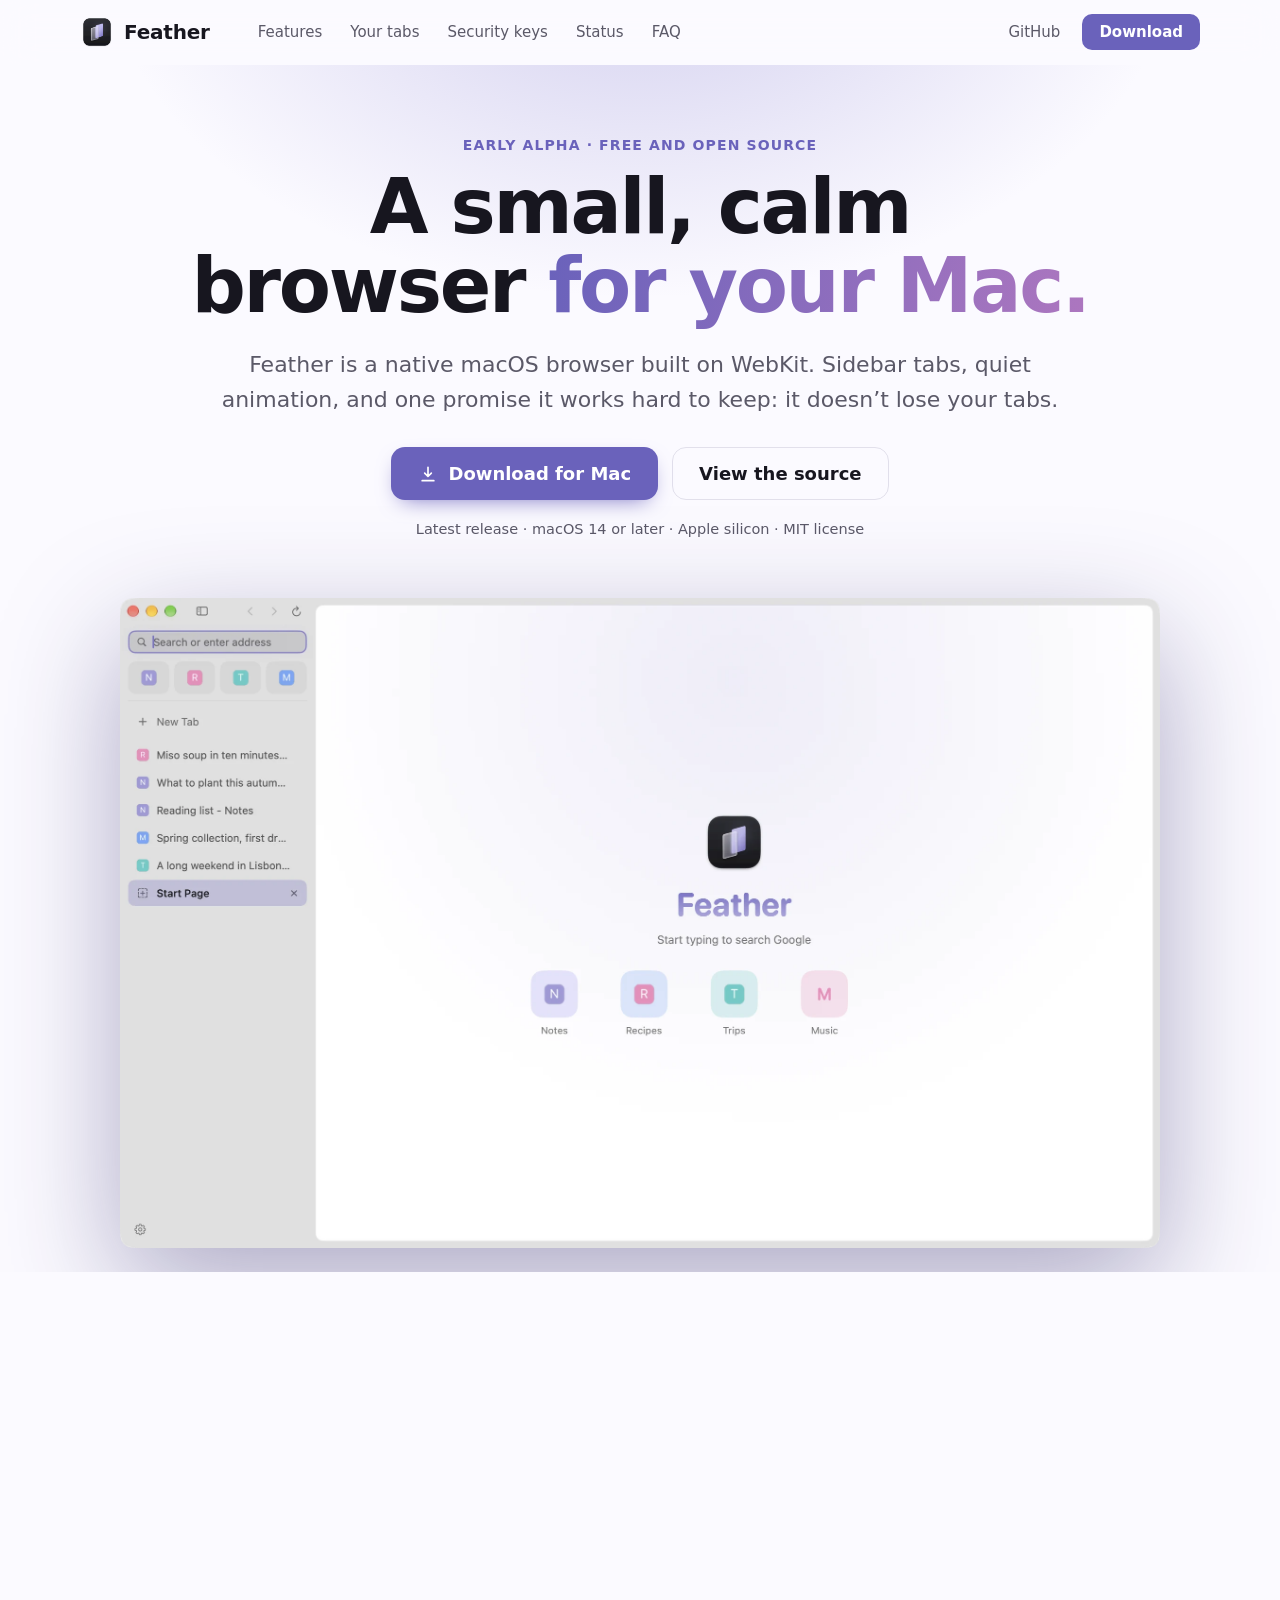
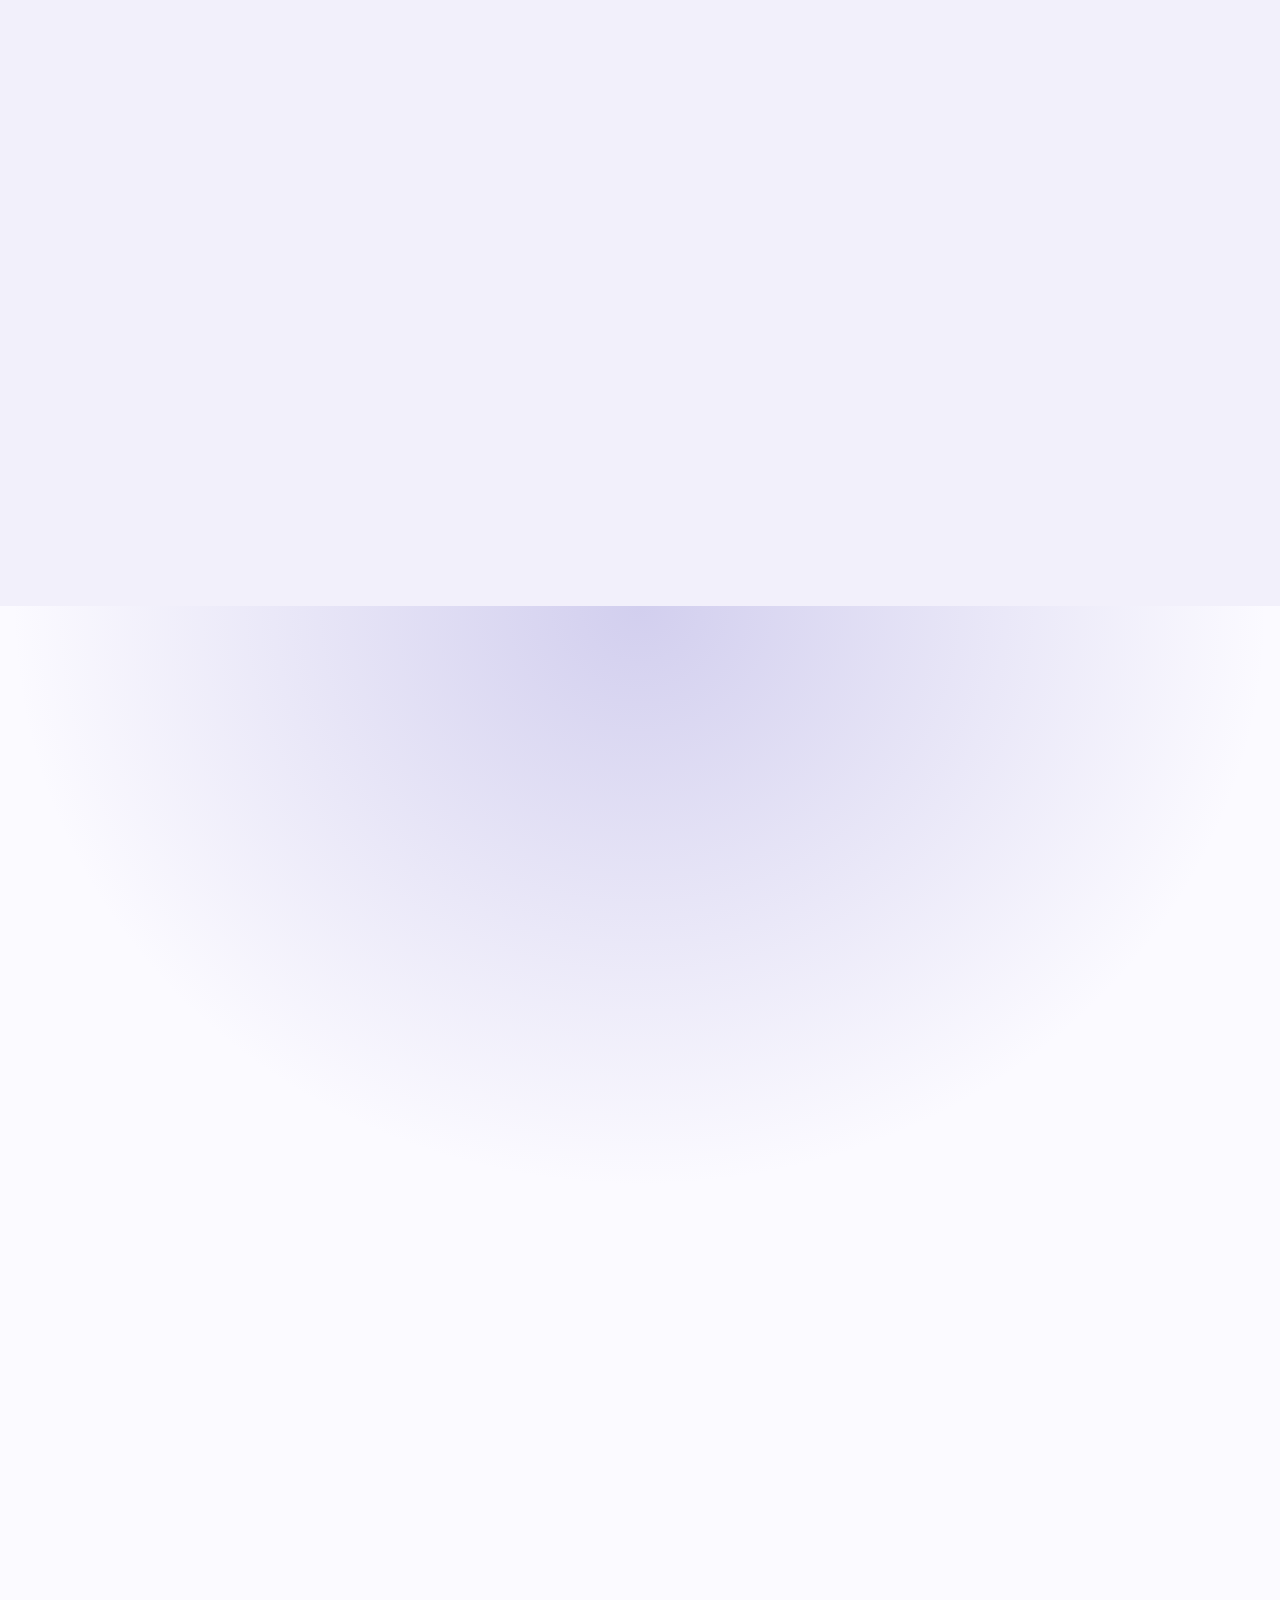
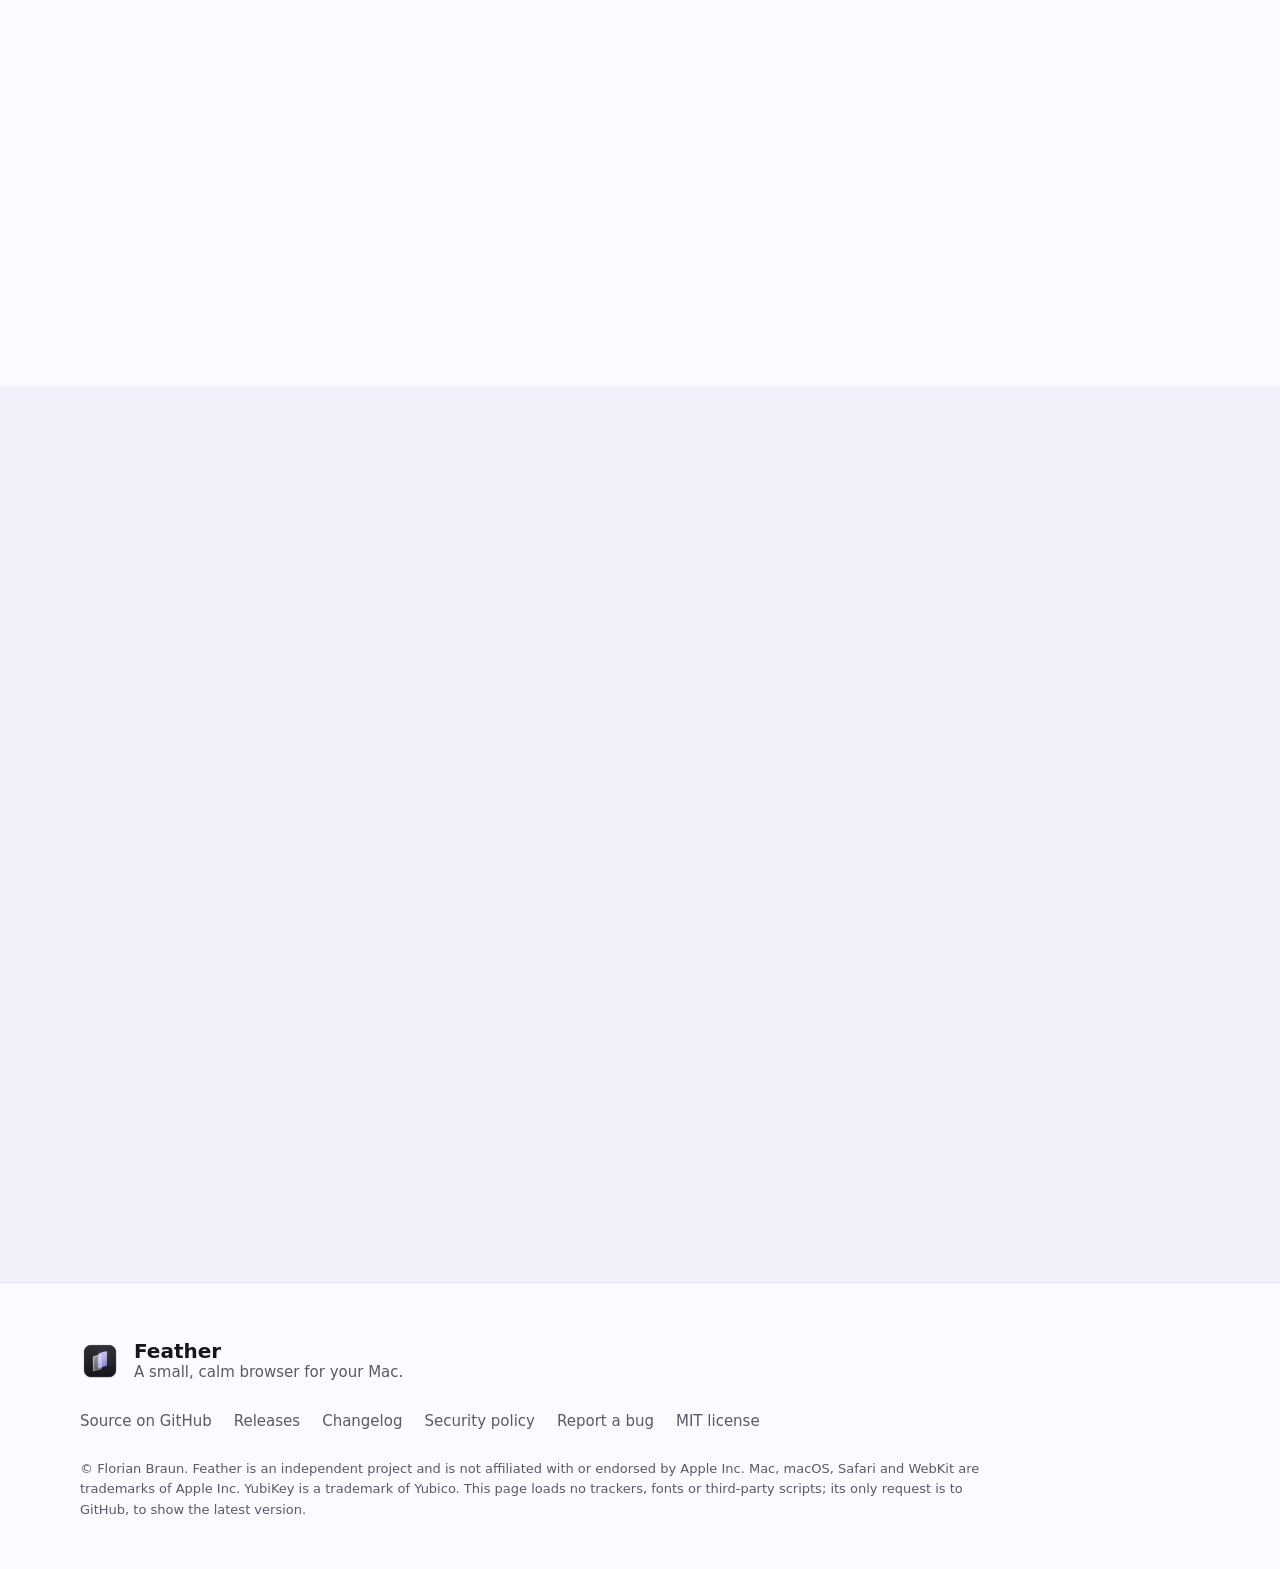
<file: site/index.html>
<!doctype html>
<html lang="en">
<head>
<meta charset="utf-8">
<meta name="viewport" content="width=device-width, initial-scale=1">
<title>Feather: a small, calm browser for your Mac</title>
<meta name="description" content="Feather is a free, open-source macOS browser built on WebKit, with sidebar tabs, tab groups, pinned tabs, USB security key support, and sessions designed never to lose your tabs. Early alpha.">
<meta http-equiv="Content-Security-Policy" content="default-src 'none'; img-src 'self'; style-src 'self'; script-src 'self'; connect-src https://api.github.com; base-uri 'none'; form-action 'none'">
<meta name="color-scheme" content="dark light">
<meta name="theme-color" content="#121216" media="(prefers-color-scheme: dark)">
<meta name="theme-color" content="#fbfaff" media="(prefers-color-scheme: light)">
<link rel="canonical" href="https://feather.braunf.com/">
<link rel="icon" type="image/png" sizes="32x32" href="assets/favicon-32.png">
<link rel="apple-touch-icon" href="assets/apple-touch-icon.png">
<meta property="og:type" content="website">
<meta property="og:title" content="Feather: a small, calm browser for your Mac">
<meta property="og:description" content="Sidebar tabs, quiet animation, and sessions built never to lose your tabs. Free and open source. Early alpha for macOS 14+ on Apple silicon.">
<meta property="og:url" content="https://feather.braunf.com/">
<meta property="og:image" content="https://feather.braunf.com/assets/og-image.png">
<meta property="og:image:width" content="1200">
<meta property="og:image:height" content="630">
<meta name="twitter:card" content="summary_large_image">
<link rel="stylesheet" href="style.css">
<script src="boot.js"></script>
<script src="app.js" defer></script>
</head>
<body>
<a class="skip" href="#main">Skip to content</a>

<header class="top" id="top">
  <div class="wrap bar">
    <a class="brand" href="#top" aria-label="Feather, back to top">
      <img src="assets/icon-512.png" width="34" height="34" alt="">
      <span>Feather</span>
    </a>
    <nav aria-label="Main">
      <a href="#features">Features</a>
      <a href="#safety">Your tabs</a>
      <a href="#keys">Security keys</a>
      <a href="#status">Status</a>
      <a href="#faq">FAQ</a>
    </nav>
    <div class="bar-actions">
      <a class="ghost" href="https://github.com/lumenworksco/-Feather" rel="noopener">GitHub</a>
      <a class="btn small" href="#download">Download</a>
    </div>
  </div>
</header>

<main id="main">

<section class="hero">
  <div class="wrap">
    <p class="eyebrow reveal">Early alpha &middot; free and open source</p>
    <h1 class="reveal">A small, calm browser <span class="grad">for your Mac.</span></h1>
    <p class="lead reveal">Feather is a native macOS browser built on WebKit. Sidebar tabs, quiet animation, and one promise it works hard to keep: it doesn&rsquo;t lose your tabs.</p>
    <div class="cta reveal">
      <a class="btn big" href="https://github.com/lumenworksco/-Feather/releases/latest" data-dl rel="noopener">
        <svg viewBox="0 0 24 24" aria-hidden="true"><path d="M12 4v11m0 0-4-4m4 4 4-4M5 20h14"/></svg>
        <span data-dl-label>Download for Mac</span>
      </a>
      <a class="btn big quiet" href="https://github.com/lumenworksco/-Feather" rel="noopener">View the source</a>
    </div>
    <p class="meta reveal"><span data-version>Latest release</span> &middot; macOS 14 or later &middot; Apple silicon &middot; MIT license</p>

    <figure class="shot reveal">
      <picture>
        <source media="(prefers-color-scheme: dark)" srcset="assets/app-dark.webp">
        <img src="assets/app-light.webp" width="2200" height="1375" alt="The Feather window: a sidebar with a row of pinned tabs and a list of open tabs, and the start page showing the Feather icon and four bookmarks.">
      </picture>
    </figure>
  </div>
</section>

<section class="pillars wrap" aria-label="What Feather is about">
  <article class="pillar reveal">
    <div class="ico"><svg viewBox="0 0 24 24" aria-hidden="true"><path d="M12 3 5 6v5c0 4.5 3 8 7 10 4-2 7-5.5 7-10V6l-7-3Z"/><path d="m9 12 2 2 4-4"/></svg></div>
    <h2>It keeps your tabs</h2>
    <p>Quit, crash, force quit: your tabs, pins and history are saved within a fraction of a second, written safely, and backed up. They are there when you come back.</p>
  </article>
  <article class="pillar reveal">
    <div class="ico"><svg viewBox="0 0 24 24" aria-hidden="true"><path d="M12 3v4M12 17v4M3 12h4M17 12h4M6 6l2.5 2.5M15.5 15.5 18 18M18 6l-2.5 2.5M8.5 15.5 6 18"/></svg></div>
    <h2>Memory-conscious by design</h2>
    <p>Tabs you haven&rsquo;t looked at in a while are unloaded and reload when you return, never while playing media, using the camera, or holding text you haven&rsquo;t sent. <span class="soft">No benchmarks yet, so no claims.</span></p>
  </article>
  <article class="pillar reveal">
    <div class="ico"><svg viewBox="0 0 24 24" aria-hidden="true"><rect x="4" y="10" width="16" height="10" rx="3"/><path d="M8 10V7a4 4 0 0 1 8 0v3"/></svg></div>
    <h2>Native and private</h2>
    <p>Swift and SwiftUI on Apple&rsquo;s own WebKit. No accounts, no analytics, no telemetry, no third-party code. It runs inside the macOS App Sandbox.</p>
  </article>
</section>

<section class="section" id="features">
  <div class="wrap">
    <h2 class="section-title reveal">Everything you need, nothing in the way</h2>
    <p class="section-sub reveal">A focused set of features, done carefully.</p>
    <div class="grid">
      <article class="card reveal">
        <div class="ico"><svg viewBox="0 0 24 24" aria-hidden="true"><rect x="3" y="4" width="18" height="16" rx="3"/><path d="M9 4v16"/></svg></div>
        <h3>Sidebar and pinned tabs</h3>
        <p>Tabs live in a sidebar. Pinned tabs sit in an icon grid at the top: drag a tab onto it to pin, drag to reorder, drag back to unpin.</p>
      </article>
      <article class="card reveal">
        <div class="ico"><svg viewBox="0 0 24 24" aria-hidden="true"><rect x="3" y="4" width="18" height="6" rx="2"/><path d="M7 14h14M7 18h14M3 14h.01M3 18h.01"/></svg></div>
        <h3>Tab groups</h3>
        <p>Named, colored groups you can drag around. Folding a group unloads its tabs to free memory, and idle groups can fold by themselves.</p>
      </article>
      <article class="card reveal">
        <div class="ico"><svg viewBox="0 0 24 24" aria-hidden="true"><circle cx="11" cy="11" r="6"/><path d="m20 20-4.5-4.5"/></svg></div>
        <h3>Search tabs</h3>
        <p>Press <kbd>&#8679;&#8984;A</kbd> and type: jump to an open tab, a bookmark or a page from your history.</p>
      </article>
      <article class="card reveal">
        <div class="ico"><svg viewBox="0 0 24 24" aria-hidden="true"><rect x="3" y="5" width="8" height="14" rx="2"/><rect x="13" y="5" width="8" height="14" rx="2"/></svg></div>
        <h3>Split view</h3>
        <p>Two pages side by side in one window. Click a page to make it the active one.</p>
      </article>
      <article class="card reveal">
        <div class="ico"><svg viewBox="0 0 24 24" aria-hidden="true"><rect x="5" y="11" width="14" height="9" rx="2"/><path d="M8 11V8a4 4 0 0 1 8 0v3"/></svg></div>
        <h3>Secure by default</h3>
        <p>Pages open over https when they can, and Feather asks before camera or microphone use and remembers your answers, which you can review in Settings.</p>
      </article>
      <article class="card reveal">
        <div class="ico"><svg viewBox="0 0 24 24" aria-hidden="true"><path d="M4 9v6h4l5 4V5L8 9H4Z"/><path d="M16.5 9a4 4 0 0 1 0 6"/></svg></div>
        <h3>Sound and blocking</h3>
        <p>A speaker on tabs that play sound, to mute with a click. A short built-in list blocks well-known ad and tracking requests; it is not a full ad blocker.</p>
      </article>
      <article class="card reveal">
        <div class="ico"><svg viewBox="0 0 24 24" aria-hidden="true"><rect x="3" y="7" width="18" height="10" rx="5"/><circle cx="8.5" cy="12" r="1.6"/><path d="M13 12h4"/></svg></div>
        <h3>One address bar</h3>
        <p>URLs and searches in one place. It takes focus on every new tab, and a click selects the whole address so you can just type.</p>
      </article>
      <article class="card reveal">
        <div class="ico"><svg viewBox="0 0 24 24" aria-hidden="true"><path d="M20 11a8 8 0 1 0-2.3 5.7"/><path d="M20 5v6h-6"/></svg></div>
        <h3>Crash-safe sessions</h3>
        <p>Rolling backups, quarantine for damaged files, and <em>History &gt; Restore Previous Session</em> to undo a mistaken mass-close.</p>
      </article>
      <article class="card reveal">
        <div class="ico"><svg viewBox="0 0 24 24" aria-hidden="true"><circle cx="8" cy="15" r="3.5"/><path d="m10.5 12.5 9.5-9.5M16 7l2.5 2.5M13.5 9.5 15 11"/></svg></div>
        <h3>USB security keys</h3>
        <p>Sign in and register with a YubiKey or other FIDO2 key, PIN included. Apple doesn&rsquo;t offer this to third-party browsers, so Feather speaks to the key itself.</p>
      </article>
      <article class="card reveal">
        <div class="ico"><svg viewBox="0 0 24 24" aria-hidden="true"><path d="M12 4v11m0 0-4-4m4 4 4-4M5 20h14"/></svg></div>
        <h3>Updates inside the app</h3>
        <p>Feather finds new versions, verifies the owner&rsquo;s signature, and installs with one click, then reopens with your tabs. Nothing happens without your click.</p>
      </article>
      <article class="card reveal">
        <div class="ico"><svg viewBox="0 0 24 24" aria-hidden="true"><circle cx="12" cy="12" r="4"/><path d="M12 3v2M12 19v2M3 12h2M19 12h2M5.6 5.6 7 7M17 17l1.4 1.4M18.4 5.6 17 7M7 17l-1.4 1.4"/></svg></div>
        <h3>Quiet, considered motion</h3>
        <p>Animations that respond to what you do, in light and dark. They switch off with macOS <em>Reduce Motion</em>.</p>
      </article>
      <article class="card reveal">
        <div class="ico"><svg viewBox="0 0 24 24" aria-hidden="true"><path d="m5 13 4 4L19 7"/></svg></div>
        <h3>The everyday basics</h3>
        <p>Bookmarks, local-only history, downloads, find in page, per-site zoom, printing, file upload, and camera, microphone and location prompts.</p>
      </article>
      <article class="card reveal">
        <div class="ico"><svg viewBox="0 0 24 24" aria-hidden="true"><circle cx="12" cy="12" r="9"/><path d="M3 12h18M12 3c3 3.2 3 14.8 0 18M12 3c-3 3.2-3 14.8 0 18"/></svg></div>
        <h3>Default-browser ready</h3>
        <p>Make Feather your default browser and links from other apps open in it. It opens local HTML files too.</p>
      </article>
    </div>
  </div>
</section>

<section class="section alt" id="safety">
  <div class="wrap split">
    <div>
      <p class="eyebrow reveal">The one thing it is serious about</p>
      <h2 class="section-title left reveal">Your tabs are not lost.</h2>
      <p class="section-sub left reveal">Browsers crash, Macs restart, batteries die. Feather is built around the idea that what you had open should still be there afterwards.</p>
      <ul class="ticks reveal">
        <li><strong>Saved almost instantly.</strong> Within about a quarter of a second of any change, and again on quit, sleep and shutdown.</li>
        <li><strong>Written safely.</strong> Each save goes to a temporary file, is forced to disk, read back and compared, and only then renamed into place.</li>
        <li><strong>Always a way back.</strong> The previous save is kept, backups roll every ten minutes and before a sudden drop in tab count.</li>
        <li><strong>Nothing unreadable is ever overwritten.</strong> A damaged file is set aside, Feather restores from the last good copy, and it tells you.</li>
        <li><strong>One bad tab costs one tab.</strong> A problem with a single entry never takes the rest down with it.</li>
      </ul>
    </div>
    <aside class="note reveal">
      <h3>Tested, and where the limits are</h3>
      <p>Tested by force-quitting, quitting, damaging the session files in a dozen different ways, and restoring copies of a real session.</p>
      <p>Not saved: text you typed into a web form but didn&rsquo;t send, and a page&rsquo;s JavaScript state. Not tested: a power cut in the middle of a save.</p>
    </aside>
  </div>
</section>

<section class="section" id="keys">
  <div class="wrap split flip">
    <figure class="keyshot reveal">
      <img src="assets/securitykey.webp" width="672" height="343" alt="Feather&rsquo;s security key sheet: a key icon, the words Insert your security key, the site that is asking, and a Cancel button.">
    </figure>
    <div>
      <p class="eyebrow reveal">Sign-in</p>
      <h2 class="section-title left reveal">Your YubiKey works here.</h2>
      <p class="section-sub left reveal">WebKit doesn&rsquo;t offer security keys to third-party browsers without an Apple entitlement. Feather talks to USB FIDO2 keys directly instead, and always shows which site is asking.</p>
      <ul class="ticks reveal">
        <li>Register and sign in with a USB security key, with or without a PIN.</li>
        <li>The site&rsquo;s identity is checked against the page&rsquo;s real address and the Public Suffix List, and only secure pages can ask.</li>
        <li>Wrong PINs are never retried for you, and the sheet shows how many attempts are left.</li>
      </ul>
      <p class="fine reveal">Tested with a real YubiKey (firmware 5.7.4), results verified by Yubico&rsquo;s python-fido2. iCloud passkeys, Touch ID, and NFC or Bluetooth keys are not supported; they need an Apple program Feather isn&rsquo;t part of.</p>
    </div>
  </div>
</section>

<section class="section alt" id="status">
  <div class="wrap">
    <h2 class="section-title reveal">An honest early alpha</h2>
    <p class="section-sub reveal">Feather is made by one person and tested on one Mac. Here is where it stands.</p>
    <div class="trio">
      <article class="panel good reveal">
        <h3>Works today</h3>
        <ul>
          <li>Daily browsing with sidebar, pinned tabs and tab groups</li>
          <li>Crash-safe sessions and backups</li>
          <li>USB security keys, with PIN</li>
          <li>Signed in-app updates</li>
          <li>Bookmarks and history windows, downloads list, find, zoom, print</li>
          <li>Dark and light, with considered motion</li>
        </ul>
      </article>
      <article class="panel reveal">
        <h3>Not built yet</h3>
        <ul>
          <li>Password manager and AutoFill</li>
          <li>Extensions</li>
          <li>A full ad blocker (a short tracker list is built in)</li>
          <li>Private browsing</li>
          <li>Sync, multiple windows</li>
          <li>Intel Macs (Apple silicon only)</li>
        </ul>
      </article>
      <article class="panel reveal">
        <h3>Not tested</h3>
        <ul>
          <li>Other Macs and macOS versions (built for 14+, run on one)</li>
          <li>Memory use compared with other browsers</li>
          <li>Video calls and printing</li>
          <li>Apps installed from a browser download, when updating</li>
        </ul>
      </article>
    </div>
  </div>
</section>

<section class="section download" id="download">
  <div class="wrap">
    <div class="dl-card reveal">
      <img src="assets/icon-512.png" width="96" height="96" alt="" class="dl-icon">
      <h2>Get Feather</h2>
      <p class="dl-version"><strong data-version>Latest release</strong><span data-size></span><span data-date></span></p>
      <div class="cta center">
        <a class="btn big" href="https://github.com/lumenworksco/-Feather/releases/latest" data-dl rel="noopener">
          <svg viewBox="0 0 24 24" aria-hidden="true"><path d="M12 4v11m0 0-4-4m4 4 4-4M5 20h14"/></svg>
          <span data-dl-label>Download for Mac</span>
        </a>
      </div>
      <p class="fine">Free &middot; MIT license &middot; macOS 14 or later &middot; Apple silicon only</p>
      <p class="sha" data-sha-row hidden>SHA-256 <code data-sha></code> <button type="button" class="copy" data-copy>Copy</button></p>
    </div>

    <div class="steps">
      <h3 class="reveal">Opening it the first time</h3>
      <p class="reveal">Feather is signed ad hoc and not notarized, because notarization needs a paid Apple Developer account. macOS will say it can&rsquo;t verify the app, and asks you once to allow it.</p>
      <ol class="reveal">
        <li><span>1</span><div><strong>Unzip and move it.</strong> Drag <em>Feather.app</em> to your Applications folder.</div></li>
        <li><span>2</span><div><strong>Try to open it once.</strong> macOS will refuse and say it can&rsquo;t be verified.</div></li>
        <li><span>3</span><div><strong>Allow it.</strong> Open <em>System Settings &gt; Privacy &amp; Security</em>, scroll to the message about Feather, and click <em>Open Anyway</em>.</div></li>
      </ol>
      <div class="two">
        <div class="mini reveal">
          <h4>Already using Feather?</h4>
          <p>Choose <em>Feather &gt; Check for Updates&hellip;</em>. From version 0.1.3, Feather updates itself with one click.</p>
        </div>
        <div class="mini reveal">
          <h4>Prefer to build it yourself?</h4>
          <p>You need Xcode and <a href="https://github.com/yonaskolb/XcodeGen" rel="noopener">XcodeGen</a>.</p>
          <pre><code>git clone https://github.com/lumenworksco/-Feather.git Feather
cd Feather
xcodegen generate
xcodebuild -project Feather.xcodeproj \
  -scheme Feather -configuration Release \
  -derivedDataPath build build</code></pre>
        </div>
      </div>
    </div>
  </div>
</section>

<section class="section alt" id="faq">
  <div class="wrap narrow">
    <h2 class="section-title reveal">Questions</h2>
    <div class="faq">
      <details class="reveal"><summary>Is Feather free?</summary><p>Yes. It is open source under the MIT license, with no accounts, ads or paid tier.</p></details>
      <details class="reveal"><summary>Is it safe to run an app macOS can&rsquo;t verify?</summary><p>macOS shows that warning because Apple hasn&rsquo;t reviewed the app, not because anything was found wrong with it. The honest answer is that you are trusting an individual developer. You can check the SHA-256 shown above, read every line of the source, or build Feather yourself with the steps above. Updates are signed with a key only the developer holds.</p></details>
      <details class="reveal"><summary>Is it built on Chrome or Firefox?</summary><p>No. Feather uses WebKit, the same engine as Safari, through Apple&rsquo;s own <code>WKWebView</code>. The browser around it is written in Swift and SwiftUI.</p></details>
      <details class="reveal"><summary>What does Feather send over the network?</summary><p>The pages you open. It also downloads the small icon of each site you visit, to show it in your tabs, and asks GitHub for the newest release about once a day (you can switch that off in Settings). The address bar searches Google. There are no analytics, accounts or telemetry. Tabs, history and bookmarks stay on your Mac.</p></details>
      <details class="reveal"><summary>Will it support extensions or passwords?</summary><p>Not yet. A password manager, a full ad blocker, private browsing and extensions are all on the list, in no promised order.</p></details>
      <details class="reveal"><summary>Why only Apple silicon and macOS 14?</summary><p>It is built and tested on a single Apple silicon Mac, and Feather doesn&rsquo;t offer an Intel build yet. It is meant to run on macOS 14 or later but hasn&rsquo;t been tried on other versions.</p></details>
      <details class="reveal"><summary>Is it lighter than Safari or Chrome?</summary><p>It is designed to be easy on memory, with unloading of tabs you aren&rsquo;t using, but nobody has measured it against other browsers yet. Until that is done, Feather makes no claim.</p></details>
      <details class="reveal"><summary>How do updates work, and can I trust them?</summary><p>Each release carries a manifest signed with a private key kept only by the developer. Feather has the matching public key built in and ignores anything that doesn&rsquo;t verify, so a compromised download page alone can&rsquo;t push an update. A small helper installs it after checking everything again, and rolls back if the new version doesn&rsquo;t start. See the <a href="https://github.com/lumenworksco/-Feather#updates" rel="noopener">README</a> for the details.</p></details>
      <details class="reveal"><summary>I found a bug, or a security problem.</summary><p>Bugs are welcome as <a href="https://github.com/lumenworksco/-Feather/issues" rel="noopener">issues on GitHub</a>. For security problems, please use GitHub&rsquo;s private <em>Report a vulnerability</em> option on the repository&rsquo;s Security tab instead of a public issue.</p></details>
    </div>
  </div>
</section>

</main>

<footer class="foot">
  <div class="wrap">
    <div class="foot-brand">
      <img src="assets/icon-512.png" width="40" height="40" alt="">
      <div><strong>Feather</strong><span>A small, calm browser for your Mac.</span></div>
    </div>
    <nav aria-label="Project links">
      <a href="https://github.com/lumenworksco/-Feather" rel="noopener">Source on GitHub</a>
      <a href="https://github.com/lumenworksco/-Feather/releases" rel="noopener">Releases</a>
      <a href="https://github.com/lumenworksco/-Feather/blob/main/CHANGELOG.md" rel="noopener">Changelog</a>
      <a href="https://github.com/lumenworksco/-Feather/blob/main/SECURITY.md" rel="noopener">Security policy</a>
      <a href="https://github.com/lumenworksco/-Feather/issues" rel="noopener">Report a bug</a>
      <a href="https://github.com/lumenworksco/-Feather/blob/main/LICENSE" rel="noopener">MIT license</a>
    </nav>
    <p class="legal">&copy; Florian Braun. Feather is an independent project and is not affiliated with or endorsed by Apple Inc. Mac, macOS, Safari and WebKit are trademarks of Apple Inc. YubiKey is a trademark of Yubico. This page loads no trackers, fonts or third-party scripts; its only request is to GitHub, to show the latest version.</p>
  </div>
</footer>

</body>
</html>
</file>
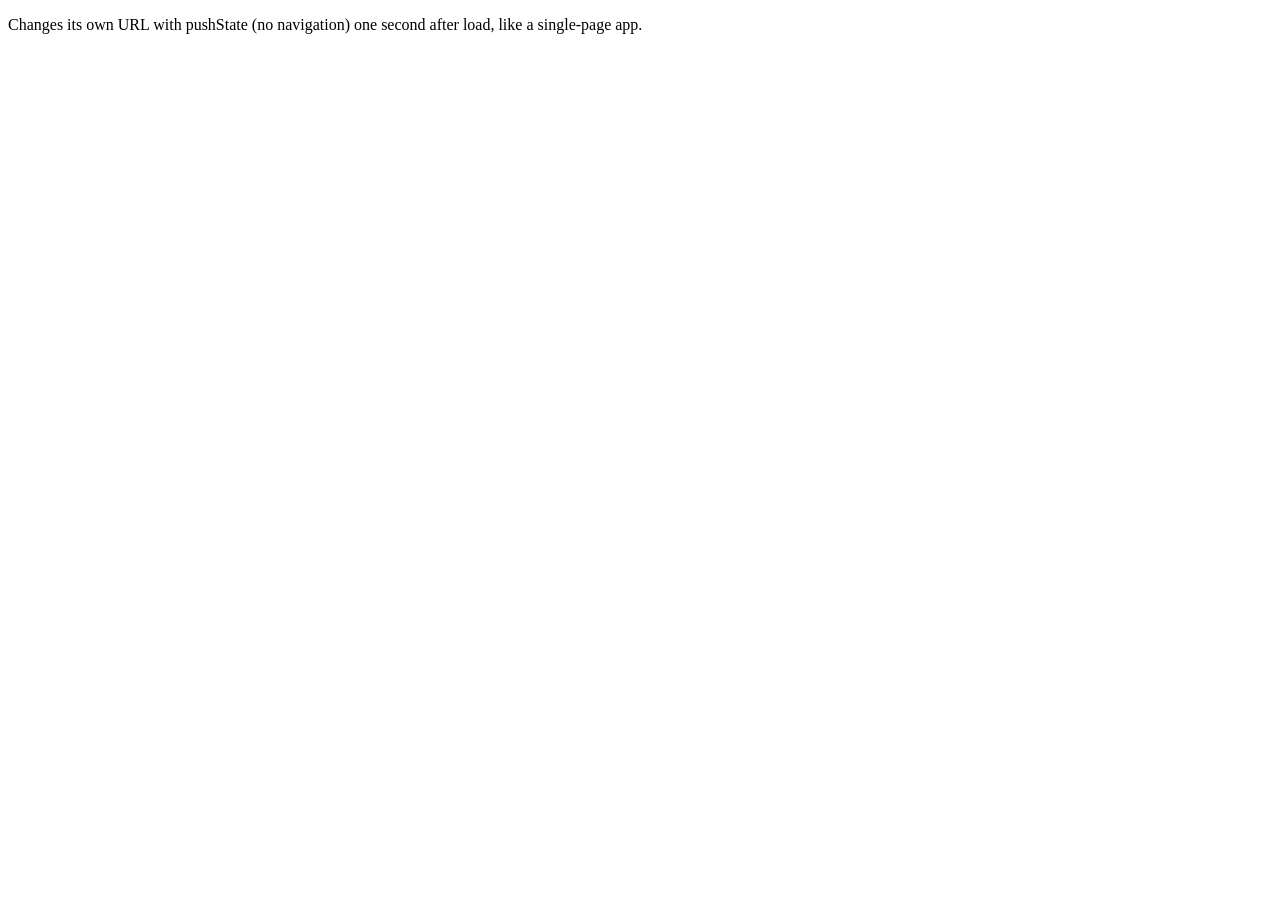
<file: tests/restore/index.html>
<!doctype html><title>Restore test page</title>
<p>Changes its own URL with pushState (no navigation) one second after load, like a single-page app.</p>
<script>setTimeout(function () { history.pushState({}, "", "/pushed?step=2"); document.title = "Restore test (pushed)"; }, 1000);</script>
</file>
<file: site/style.css>
/* Feather website. No frameworks, no web fonts, no third-party anything.
   Tokens first; both themes follow the system setting. */
:root {
  color-scheme: light dark;
  --bg: #fbfaff;
  --bg-alt: #f2f0fb;
  --surface: #ffffff;
  --surface-2: #f4f2fc;
  --text: #17161f;
  --muted: #5b5968;
  --border: rgba(40, 32, 90, .12);
  --accent: #6a62bb;          /* links, icons: 5.3:1 on --bg */
  --accent-soft: rgba(106, 98, 187, .12);
  --btn: #6a62bb;
  --btn-text: #ffffff;
  --btn-hover: #5a52ab;
  --glow: rgba(160, 154, 218, .45);
  --shadow: 0 24px 60px -18px rgba(60, 50, 140, .35), 0 8px 24px -12px rgba(40, 30, 100, .25);
  --radius: 18px;
  --display: ui-rounded, "SF Pro Rounded", system-ui, -apple-system, "Segoe UI", sans-serif;
  --body: system-ui, -apple-system, "Segoe UI", Roboto, sans-serif;
  --mono: ui-monospace, "SF Mono", Menlo, Consolas, monospace;
}
@media (prefers-color-scheme: dark) {
  :root {
    --bg: #121216;
    --bg-alt: #17171d;
    --surface: #1c1c23;
    --surface-2: #23232c;
    --text: #ececf2;
    --muted: #a6a6b4;
    --border: rgba(255, 255, 255, .10);
    --accent: #a09ada;
    --accent-soft: rgba(160, 154, 218, .14);
    --btn: #a09ada;
    --btn-text: #14131c;
    --btn-hover: #b2adea;
    --glow: rgba(120, 110, 210, .38);
    --shadow: 0 30px 70px -20px rgba(0, 0, 0, .7), 0 10px 30px -14px rgba(0, 0, 0, .6);
  }
}

*, *::before, *::after { box-sizing: border-box; }
html { scroll-behavior: smooth; scroll-padding-top: 76px; -webkit-text-size-adjust: 100%; }
body { margin: 0; background: var(--bg); color: var(--text); font: 17px/1.6 var(--body); -webkit-font-smoothing: antialiased; }
img { max-width: 100%; height: auto; display: block; }
a { color: var(--accent); text-underline-offset: 3px; }
a:hover { text-decoration-thickness: 2px; }
code, pre { font-family: var(--mono); }
:focus-visible { outline: 3px solid var(--accent); outline-offset: 3px; border-radius: 6px; }
[hidden] { display: none !important; }

.wrap { width: min(1120px, 100% - 48px); margin-inline: auto; }
.wrap.narrow { width: min(780px, 100% - 48px); }
.skip { position: absolute; left: 12px; top: -60px; background: var(--btn); color: var(--btn-text); padding: 10px 16px; border-radius: 10px; z-index: 50; transition: top .15s; }
.skip:focus { top: 12px; }

/* ---------- header ---------- */
.top { position: sticky; top: 0; z-index: 20; backdrop-filter: saturate(1.4) blur(16px); -webkit-backdrop-filter: saturate(1.4) blur(16px); background: color-mix(in srgb, var(--bg) 78%, transparent); border-bottom: 1px solid transparent; transition: border-color .2s; }
.top.scrolled { border-bottom-color: var(--border); }
.bar { display: flex; align-items: center; gap: 24px; height: 64px; }
.brand { display: flex; align-items: center; gap: 10px; color: var(--text); text-decoration: none; font: 700 20px var(--display); letter-spacing: -.01em; }
.brand img { border-radius: 9px; }
.bar nav { display: flex; gap: 4px; margin-left: 12px; }
.bar nav a { color: var(--muted); text-decoration: none; padding: 8px 12px; border-radius: 10px; font-size: 15px; transition: color .15s, background .15s; }
.bar nav a:hover { color: var(--text); background: var(--accent-soft); }
.bar-actions { margin-left: auto; display: flex; align-items: center; gap: 10px; }
.ghost { color: var(--muted); text-decoration: none; padding: 8px 12px; border-radius: 10px; font-size: 15px; }
.ghost:hover { color: var(--text); background: var(--accent-soft); }

/* ---------- buttons ---------- */
.btn { display: inline-flex; align-items: center; justify-content: center; gap: 10px; background: var(--btn); color: var(--btn-text); font: 600 16px var(--body); text-decoration: none; padding: 11px 20px; border-radius: 12px; border: 1px solid transparent; transition: background .15s, transform .15s, box-shadow .15s; box-shadow: 0 8px 22px -10px var(--btn); }
.btn:hover { background: var(--btn-hover); text-decoration: none; transform: translateY(-1px); }
.btn:active { transform: translateY(0) scale(.985); }
.btn svg { width: 20px; height: 20px; fill: none; stroke: currentColor; stroke-width: 2; stroke-linecap: round; stroke-linejoin: round; }
.btn.small { padding: 8px 16px; font-size: 15px; border-radius: 10px; box-shadow: none; }
.btn.big { padding: 15px 26px; font-size: 18px; border-radius: 14px; }
.btn.quiet { background: transparent; color: var(--text); border-color: var(--border); box-shadow: none; }
.btn.quiet:hover { background: var(--accent-soft); }

/* ---------- hero ---------- */
.hero { position: relative; text-align: center; padding: 72px 0 24px; overflow: clip; }
.hero::before { content: ""; position: absolute; inset: -120px 0 auto; height: 720px; background: radial-gradient(60% 70% at 50% 0%, var(--glow), transparent 70%); pointer-events: none; }
.hero .wrap { position: relative; }
.eyebrow { font: 600 14px var(--body); letter-spacing: .08em; text-transform: uppercase; color: var(--accent); margin: 0 0 14px; }
h1 { font: 800 clamp(40px, 7vw, 76px)/1.04 var(--display); letter-spacing: -.03em; margin: 0 auto 22px; max-width: 19ch; text-wrap: balance; }
.grad { background: linear-gradient(100deg, var(--accent), color-mix(in srgb, var(--accent) 55%, #ff8fc4)); -webkit-background-clip: text; background-clip: text; color: transparent; }
.lead { font-size: clamp(18px, 2.2vw, 22px); color: var(--muted); max-width: 40em; margin: 0 auto 30px; text-wrap: pretty; }
.cta { display: flex; flex-wrap: wrap; gap: 14px; justify-content: center; }
.meta { color: var(--muted); font-size: 14.5px; margin: 18px 0 0; }
.shot { margin: 56px auto 0; max-width: 1040px; }
.shot img { width: 100%; filter: drop-shadow(0 40px 60px rgba(30, 20, 90, .35)); }
@media (prefers-color-scheme: dark) { .shot img { filter: drop-shadow(0 40px 70px rgba(0, 0, 0, .65)); } }

/* ---------- generic sections ---------- */
.section { padding: 104px 0; }
.section.alt { background: var(--bg-alt); }
.section-title { font: 800 clamp(30px, 4.4vw, 46px)/1.1 var(--display); letter-spacing: -.025em; text-align: center; margin: 0 0 14px; text-wrap: balance; }
.section-title.left, .section-sub.left { text-align: left; }
.section-sub { text-align: center; color: var(--muted); font-size: 19px; max-width: 36em; margin: 0 auto 48px; text-wrap: pretty; }
.section-sub.left { margin: 0 0 26px; }
h2, h3, h4 { text-wrap: balance; }
.fine { color: var(--muted); font-size: 14.5px; }
.soft { color: var(--muted); }

.ico { width: 46px; height: 46px; border-radius: 13px; display: grid; place-items: center; background: var(--accent-soft); color: var(--accent); margin-bottom: 16px; }
.ico svg { width: 24px; height: 24px; fill: none; stroke: currentColor; stroke-width: 1.7; stroke-linecap: round; stroke-linejoin: round; }

.pillars { display: grid; grid-template-columns: repeat(3, 1fr); gap: 22px; padding-top: 56px; }
.pillar { padding: 8px 6px; }
.pillar h2 { font: 700 22px var(--display); margin: 0 0 8px; letter-spacing: -.01em; }
.pillar p { color: var(--muted); margin: 0; }

.grid { display: grid; grid-template-columns: repeat(4, 1fr); gap: 18px; }
.card { background: var(--surface); border: 1px solid var(--border); border-radius: var(--radius); padding: 24px; transition: transform .25s, box-shadow .25s, border-color .25s; }
.card:hover { transform: translateY(-4px); box-shadow: var(--shadow); border-color: color-mix(in srgb, var(--accent) 35%, var(--border)); }
.card h3 { font: 700 18px var(--display); margin: 0 0 8px; letter-spacing: -.005em; }
.card p { margin: 0; color: var(--muted); font-size: 15.5px; line-height: 1.55; }

.split { display: grid; grid-template-columns: 1.15fr .85fr; gap: 64px; align-items: center; }
.split.flip { grid-template-columns: .85fr 1.15fr; }
.split .eyebrow { margin-bottom: 10px; }
.ticks { list-style: none; padding: 0; margin: 0; display: grid; gap: 14px; }
.ticks li { position: relative; padding-left: 34px; color: var(--muted); }
.ticks li strong { color: var(--text); }
.ticks li::before { content: ""; position: absolute; left: 0; top: 5px; width: 20px; height: 20px; border-radius: 50%; background: var(--accent-soft); }
.ticks li::after { content: ""; position: absolute; left: 7px; top: 9px; width: 6px; height: 11px; border: solid var(--accent); border-width: 0 2.4px 2.4px 0; transform: rotate(40deg) scale(.7); transform-origin: 50% 60%; }
.note { background: var(--surface); border: 1px solid var(--border); border-radius: var(--radius); padding: 28px; box-shadow: var(--shadow); }
.note h3 { font: 700 20px var(--display); margin: 0 0 12px; }
.note p { color: var(--muted); margin: 0 0 12px; font-size: 16px; }
.note p:last-child { margin: 0; }
.keyshot { margin: 0; display: grid; place-items: center; padding: 40px 20px; border-radius: 28px; background: radial-gradient(70% 80% at 50% 40%, var(--glow), transparent 75%), var(--surface-2); border: 1px solid var(--border); }
.keyshot img { width: min(100%, 520px); filter: drop-shadow(0 24px 40px rgba(20, 10, 70, .45)); }
.split > div > .fine { margin-top: 20px; }

/* ---------- status ---------- */
.trio { display: grid; grid-template-columns: repeat(3, 1fr); gap: 18px; }
.panel { background: var(--surface); border: 1px solid var(--border); border-radius: var(--radius); padding: 26px; }
.panel.good { border-color: color-mix(in srgb, var(--accent) 45%, var(--border)); }
.panel h3 { font: 700 19px var(--display); margin: 0 0 14px; }
.panel ul { list-style: none; padding: 0; margin: 0; display: grid; gap: 10px; }
.panel li { padding-left: 20px; position: relative; color: var(--muted); font-size: 15.5px; }
.panel li::before { content: ""; position: absolute; left: 2px; top: .62em; width: 7px; height: 7px; border-radius: 50%; background: var(--accent); opacity: .7; }

/* ---------- download ---------- */
.download { background: radial-gradient(70% 60% at 50% 0%, var(--glow), transparent 70%), var(--bg); }
.dl-card { text-align: center; background: color-mix(in srgb, var(--surface) 88%, transparent); border: 1px solid var(--border); border-radius: 28px; padding: 48px 32px; box-shadow: var(--shadow); max-width: 640px; margin: 0 auto 64px; backdrop-filter: blur(8px); }
.dl-icon { margin: 0 auto 14px; border-radius: 22px; box-shadow: 0 14px 30px -12px rgba(30, 20, 90, .55); }
.dl-card h2 { font: 800 36px var(--display); letter-spacing: -.02em; margin: 0 0 6px; }
.dl-version { margin: 0 0 22px; color: var(--muted); }
.dl-version span::before { content: " \00b7  "; }
.dl-version span:empty::before { content: ""; }
.cta.center { justify-content: center; margin-bottom: 14px; }
.sha { margin: 18px 0 0; font-size: 13.5px; color: var(--muted); display: flex; flex-wrap: wrap; gap: 8px; justify-content: center; align-items: center; }
.sha code { background: var(--surface-2); border: 1px solid var(--border); padding: 3px 8px; border-radius: 8px; font-size: 12px; word-break: break-all; color: var(--text); }
.copy { font: 600 13px var(--body); color: var(--accent); background: transparent; border: 1px solid var(--border); padding: 3px 10px; border-radius: 8px; cursor: pointer; }
.copy:hover { background: var(--accent-soft); }

.steps { max-width: 860px; margin: 0 auto; }
.steps h3 { font: 800 28px var(--display); letter-spacing: -.015em; margin: 0 0 10px; text-align: center; }
.steps > p { color: var(--muted); text-align: center; max-width: 40em; margin: 0 auto 28px; }
.steps ol { list-style: none; padding: 0; margin: 0 0 40px; display: grid; gap: 12px; }
.steps ol li { display: flex; gap: 16px; align-items: flex-start; background: var(--surface); border: 1px solid var(--border); border-radius: 16px; padding: 16px 20px; }
.steps ol li span { flex: none; width: 32px; height: 32px; border-radius: 50%; display: grid; place-items: center; background: var(--accent-soft); color: var(--accent); font: 700 15px var(--display); }
.two { display: grid; grid-template-columns: 1fr 1fr; gap: 18px; }
.mini { background: var(--surface); border: 1px solid var(--border); border-radius: var(--radius); padding: 22px; }
.mini h4 { font: 700 17px var(--display); margin: 0 0 8px; }
.mini p { margin: 0 0 10px; color: var(--muted); font-size: 15.5px; }
pre { margin: 12px 0 0; background: var(--surface-2); border: 1px solid var(--border); border-radius: 12px; padding: 14px 16px; overflow-x: auto; font-size: 12.5px; line-height: 1.6; color: var(--text); }

/* ---------- faq ---------- */
.faq { display: grid; gap: 10px; margin-top: 36px; }
details { background: var(--surface); border: 1px solid var(--border); border-radius: 16px; transition: border-color .2s; }
details[open] { border-color: color-mix(in srgb, var(--accent) 40%, var(--border)); }
summary { cursor: pointer; list-style: none; padding: 18px 54px 18px 22px; font: 600 17px var(--display); position: relative; }
summary::-webkit-details-marker { display: none; }
summary::after { content: ""; position: absolute; right: 22px; top: 50%; width: 9px; height: 9px; border: solid var(--muted); border-width: 0 2px 2px 0; transform: translateY(-70%) rotate(45deg); transition: transform .25s; }
details[open] summary::after { transform: translateY(-30%) rotate(225deg); }
details p { margin: 0; padding: 0 22px 20px; color: var(--muted); }

/* ---------- footer ---------- */
.foot { border-top: 1px solid var(--border); padding: 56px 0 48px; }
.foot .wrap { display: grid; gap: 26px; }
.foot-brand { display: flex; align-items: center; gap: 14px; }
.foot-brand img { border-radius: 11px; }
.foot-brand div { display: grid; line-height: 1.3; }
.foot-brand strong { font: 700 20px var(--display); }
.foot-brand span { color: var(--muted); font-size: 15px; }
.foot nav { display: flex; flex-wrap: wrap; gap: 6px 22px; }
.foot nav a { color: var(--muted); text-decoration: none; font-size: 15px; }
.foot nav a:hover { color: var(--text); text-decoration: underline; }
.legal { color: var(--muted); font-size: 13px; max-width: 70em; margin: 0; }

/* ---------- motion (only if the visitor allows it) ---------- */
@media (prefers-reduced-motion: no-preference) {
  .js .reveal { opacity: 0; transform: translateY(22px); transition: opacity .7s cubic-bezier(.2, .7, .2, 1), transform .7s cubic-bezier(.2, .7, .2, 1); transition-delay: var(--d, 0s); }
  .js .reveal.in { opacity: 1; transform: none; }
  .js .hero .reveal:nth-child(1) { --d: 0s; } .js .hero .reveal:nth-child(2) { --d: .06s; } .js .hero .reveal:nth-child(3) { --d: .12s; }
  .js .hero .reveal:nth-child(4) { --d: .18s; } .js .hero .reveal:nth-child(5) { --d: .24s; }
  .js .hero .shot.reveal { transform: translateY(46px) scale(.975); transition-duration: 1.1s; --d: .3s; }
  .js .hero .shot.reveal.in { transform: none; }
  .js .grid .reveal:nth-child(4n+2), .js .pillars .reveal:nth-child(2), .js .trio .reveal:nth-child(2) { --d: .08s; }
  .js .grid .reveal:nth-child(4n+3), .js .pillars .reveal:nth-child(3), .js .trio .reveal:nth-child(3) { --d: .16s; }
  .js .grid .reveal:nth-child(4n+4) { --d: .24s; }
}
@media (prefers-reduced-motion: reduce) { html { scroll-behavior: auto; } .btn, .card { transition: none; } }

/* ---------- smaller screens ---------- */
@media (max-width: 980px) {
  .grid { grid-template-columns: repeat(2, 1fr); }
  .split, .split.flip { grid-template-columns: 1fr; gap: 36px; }
  .split.flip .keyshot { order: 2; }
  .trio, .pillars { grid-template-columns: 1fr; }
  .bar nav { display: none; }
}
@media (max-width: 640px) {
  body { font-size: 16px; }
  .wrap, .wrap.narrow { width: calc(100% - 32px); }
  .section { padding: 72px 0; }
  .grid, .two { grid-template-columns: 1fr; }
  .hero { padding-top: 44px; }
  .ghost { display: none; }
  .btn.big { width: 100%; }
  .cta { flex-direction: column; align-items: stretch; }
  .dl-card { padding: 36px 20px; }
  summary { font-size: 16px; }
}

/* ---------- 404 ---------- */
.nf { padding: 120px 0; }
.nf img { margin: 0 auto 24px; border-radius: 20px; }
.nf h1 { font-size: 44px; }
</file>
